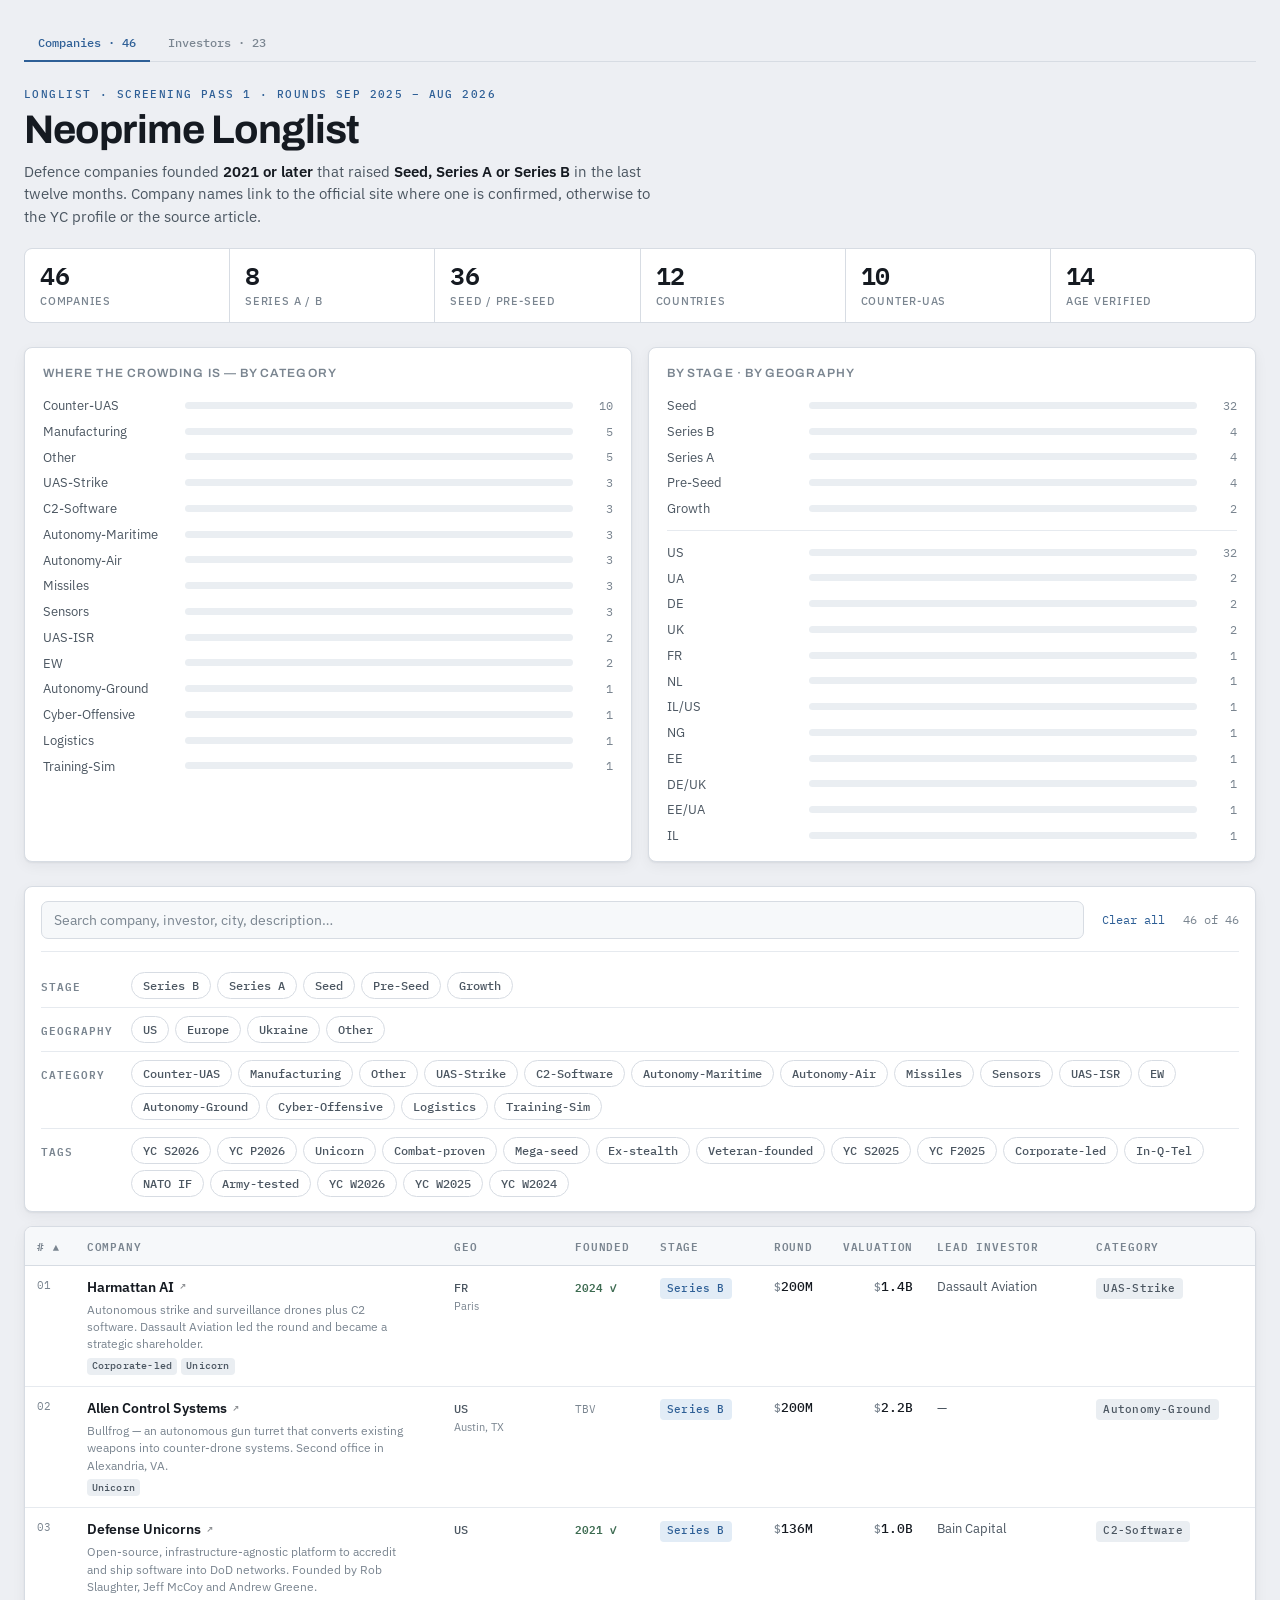
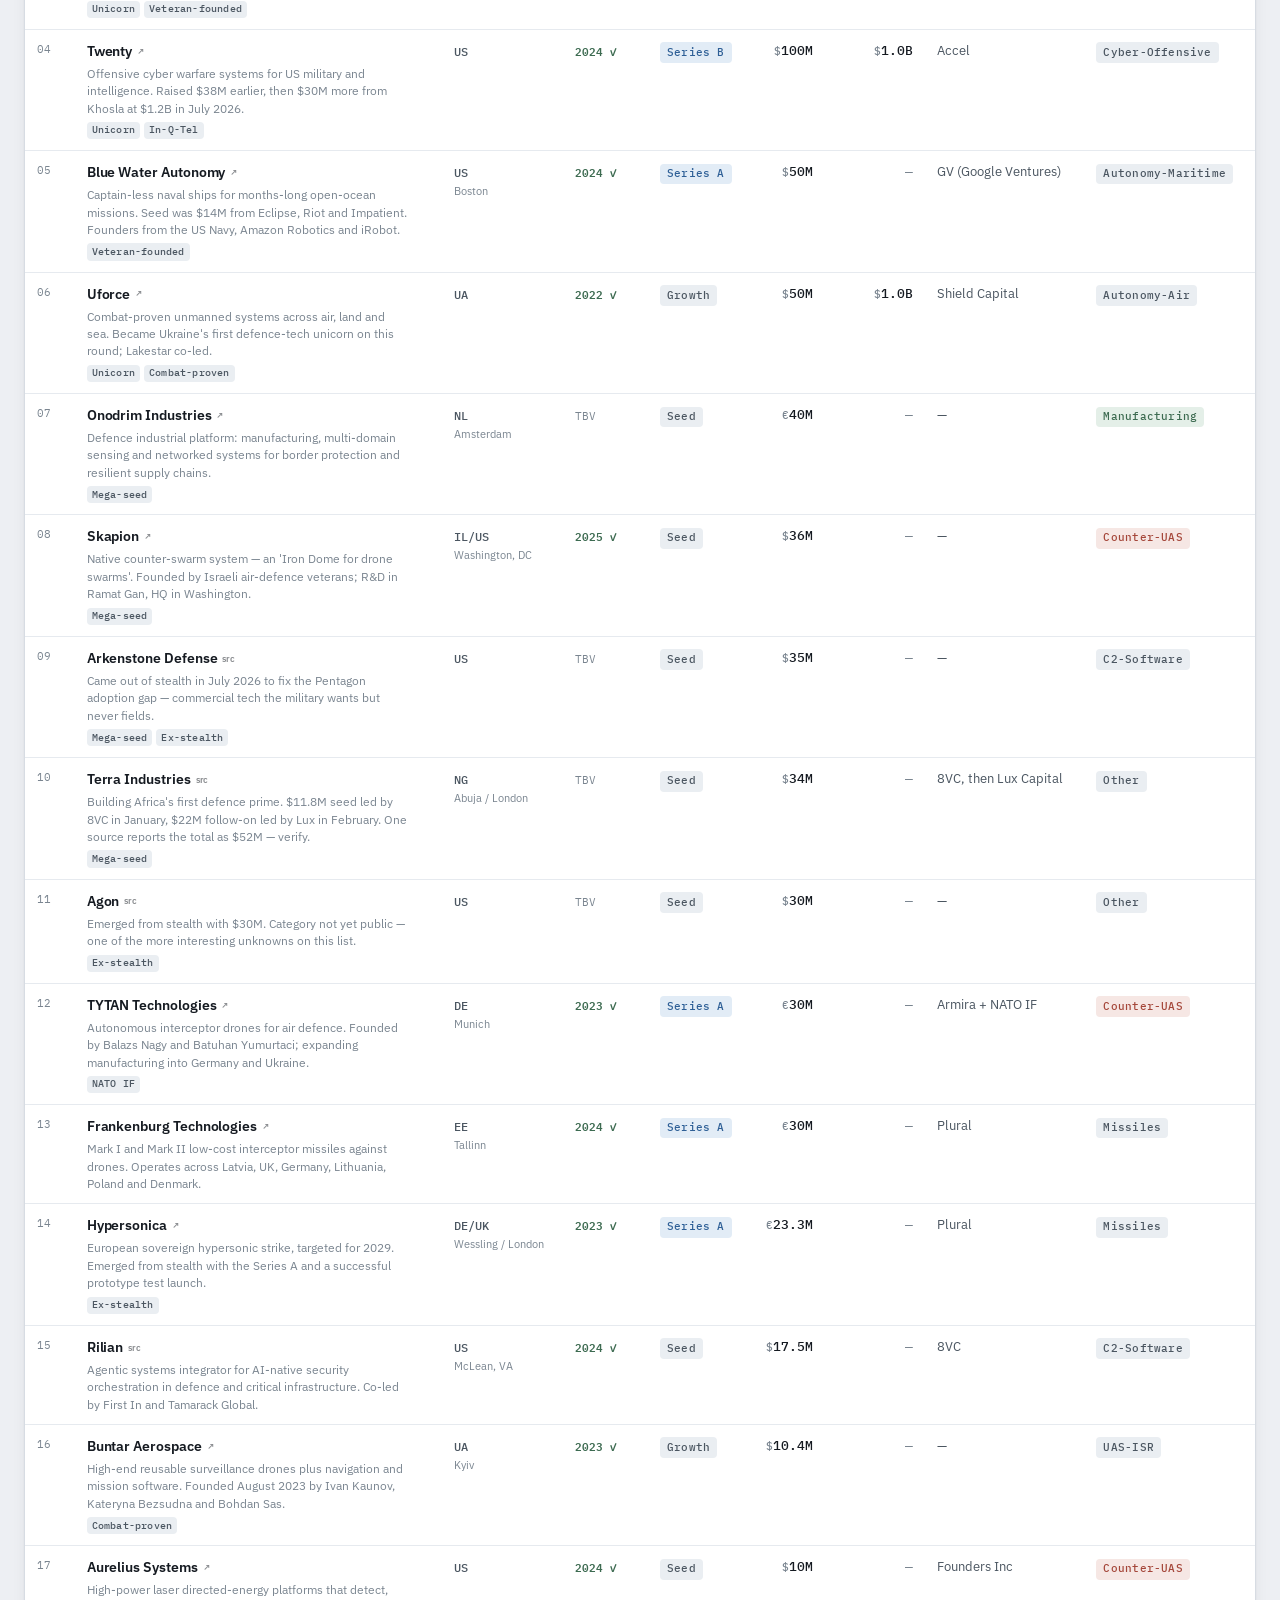
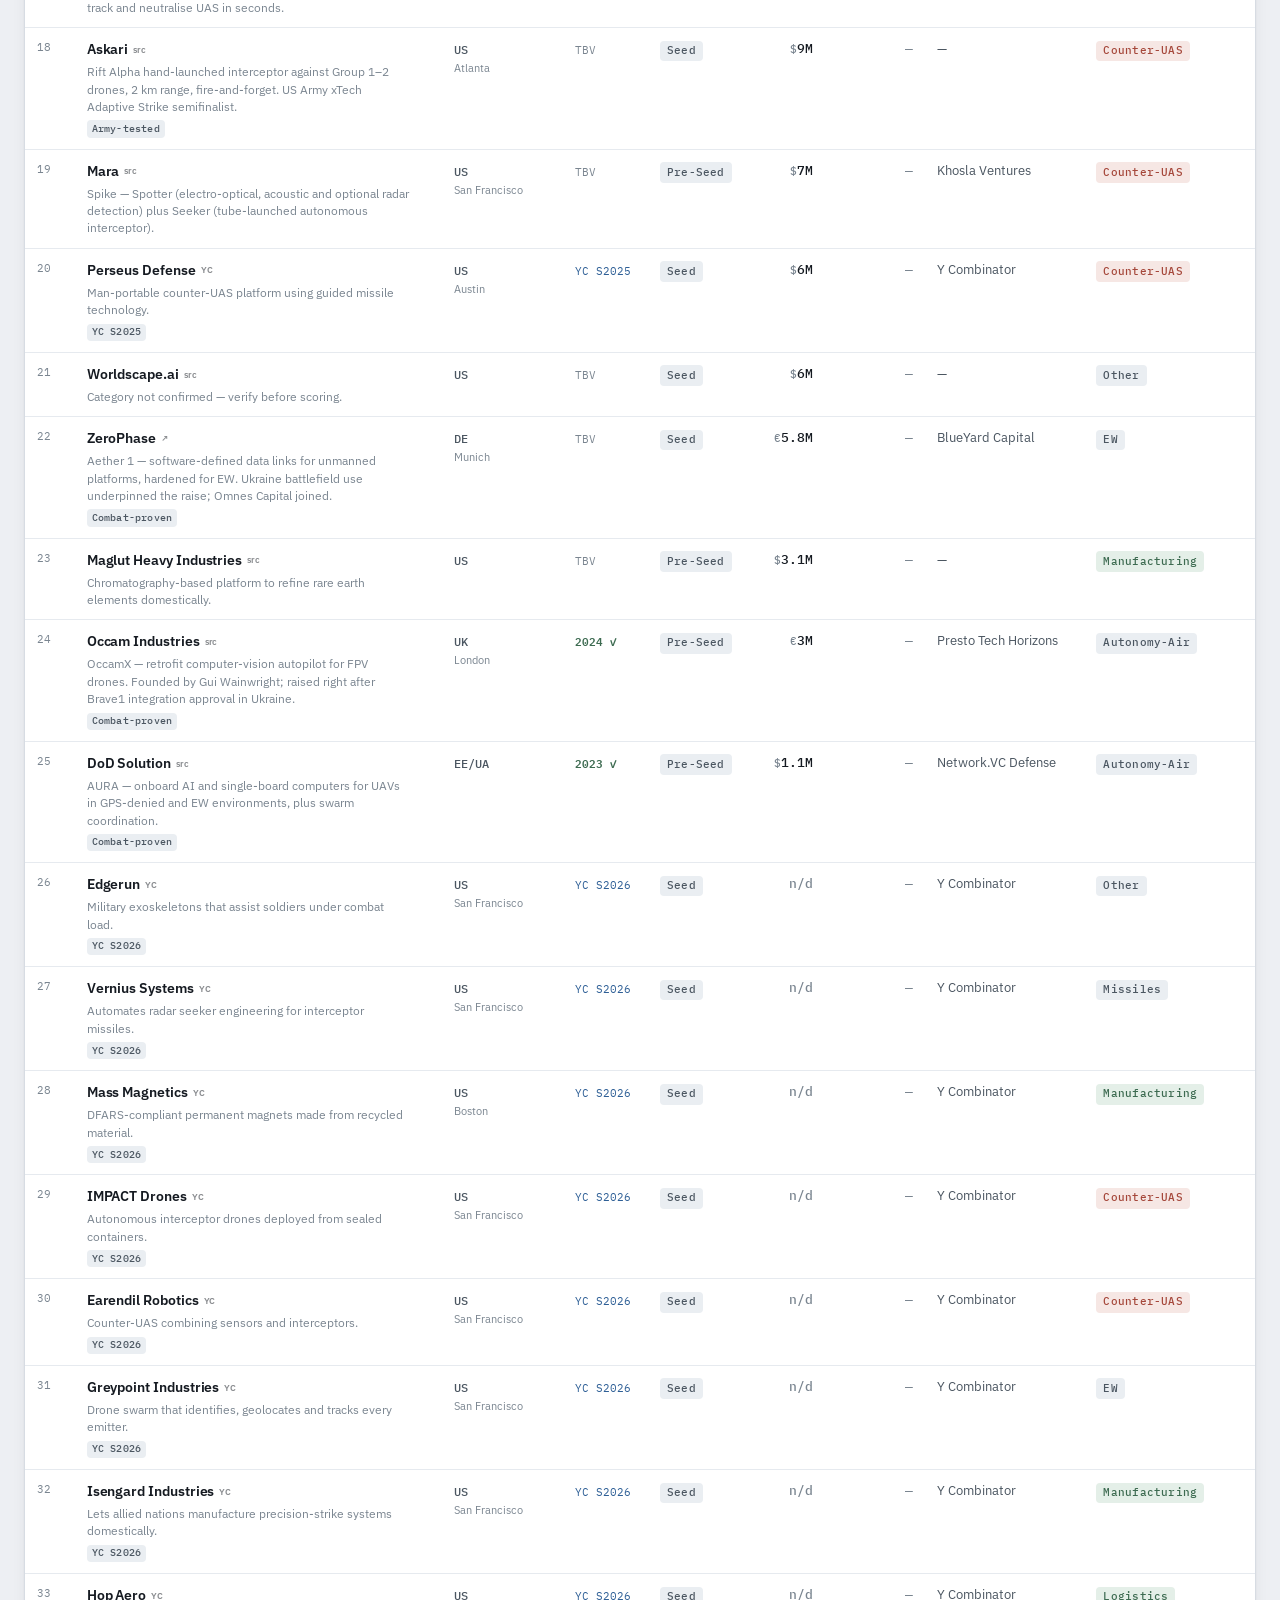
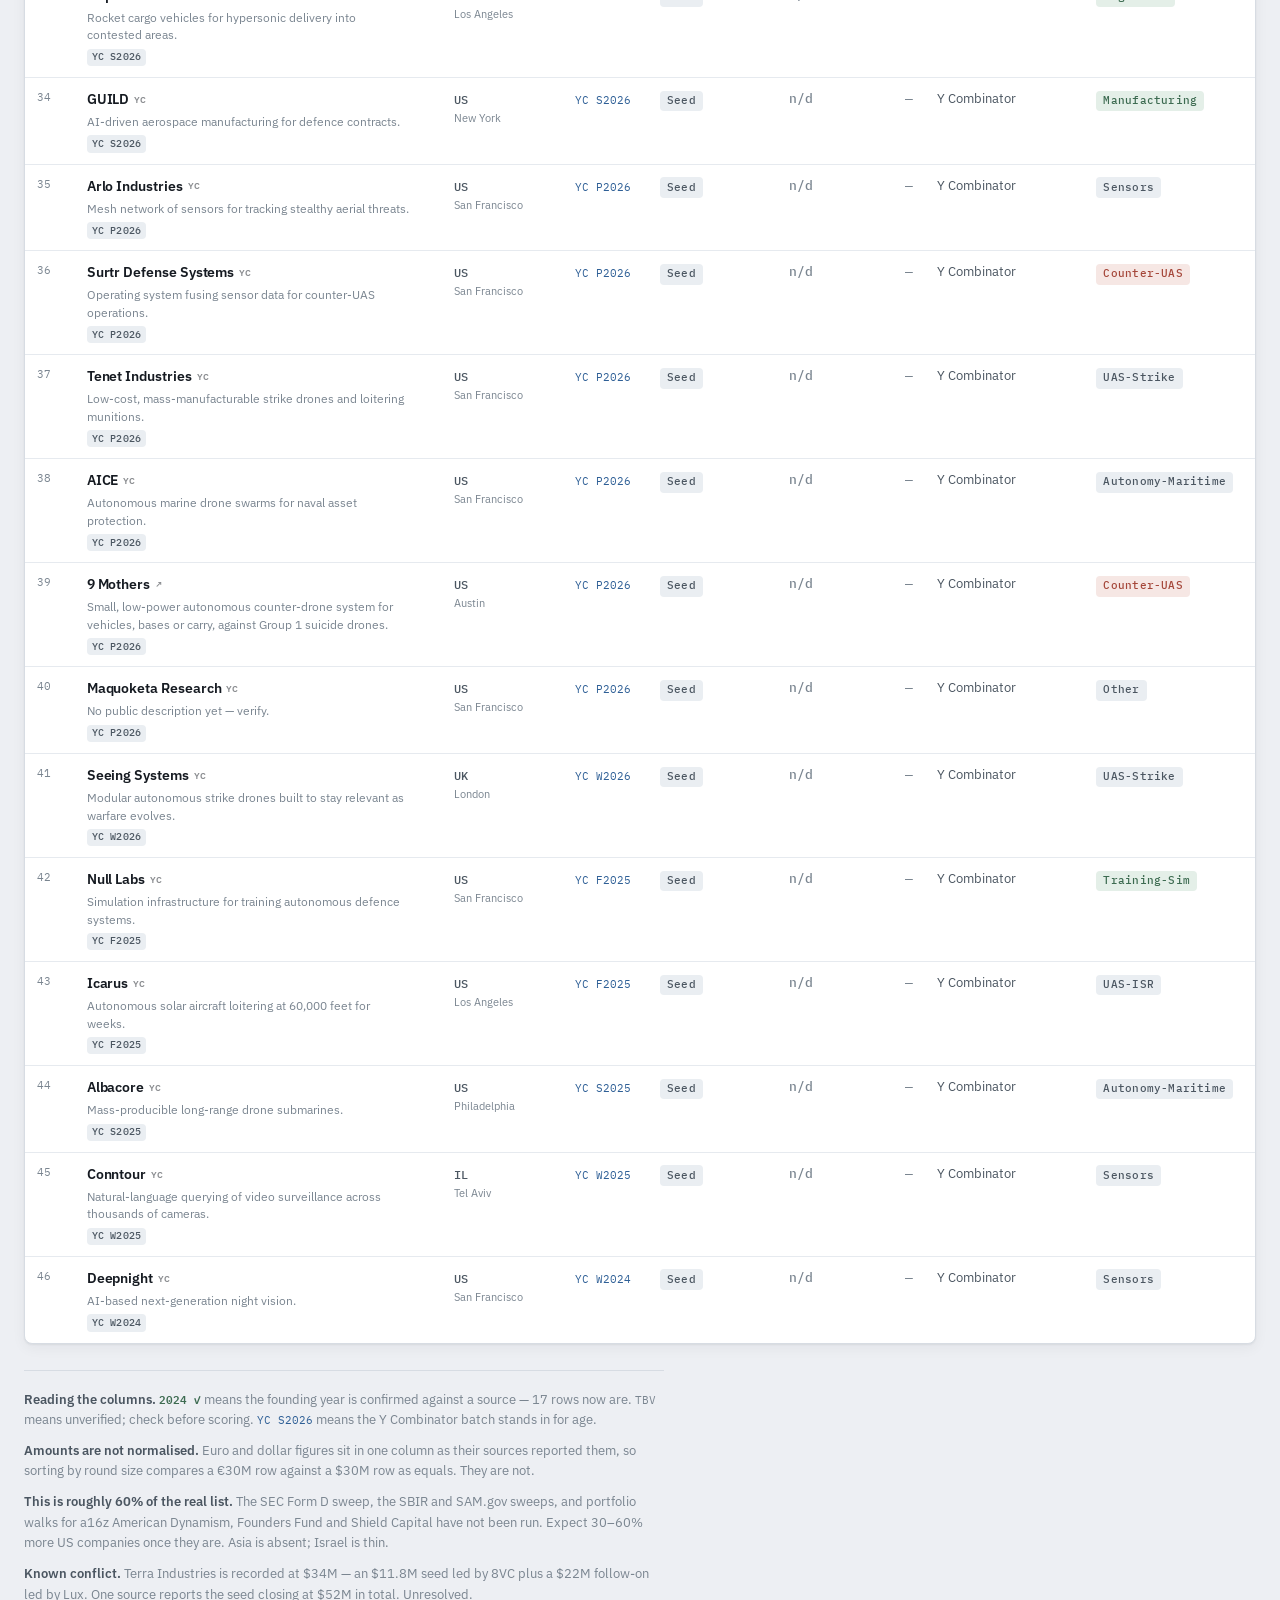
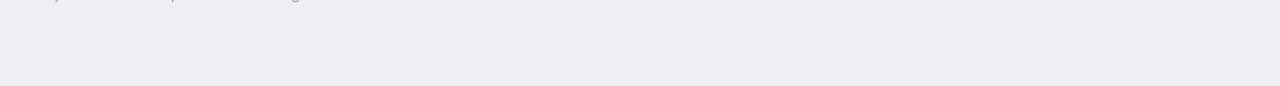
<file: index.html>
<!doctype html>
<html lang="en"><head>
<meta charset="utf-8"><meta name="viewport" content="width=device-width,initial-scale=1">
<title>Neoprime Longlist</title>
<link rel="icon" href="data:image/svg+xml,%3Csvg xmlns=%27http://www.w3.org/2000/svg%27 viewBox=%270 0 32 32%27%3E%3Crect width=%2732%27 height=%2732%27 rx=%276%27 fill=%27%232E5F96%27/%3E%3Cpath d=%27M16 7 L25 25 L16 20 L7 25 Z%27 fill=%27%23fff%27/%3E%3C/svg%3E">
<link rel="preconnect" href="https://fonts.googleapis.com">
<link rel="preconnect" href="https://fonts.gstatic.com" crossorigin>
<link rel="stylesheet" href="https://fonts.googleapis.com/css2?family=Archivo:wght@500;600;700&family=IBM+Plex+Mono:wght@400;500;600&family=IBM+Plex+Sans:wght@400;500;600&display=swap">
<link rel="stylesheet" href="shared.css">
<style>
.panels{display:grid;grid-template-columns:1fr 1fr;gap:16px;margin:24px 0}
@media(max-width:820px){.panels{grid-template-columns:1fr}}
.filterbar{background:var(--surface);border:1px solid var(--line);border-radius:8px;
  padding:14px 16px;margin:22px 0 14px;box-shadow:var(--shadow)}
.fgroup{display:flex;align-items:flex-start;gap:12px;padding:8px 0;
  border-bottom:1px solid var(--line-2)}
.fgroup:last-of-type{border-bottom:none;padding-bottom:0}
.fgroup:first-of-type{padding-top:0}
.flabel{font-family:"IBM Plex Mono",monospace;font-size:10.5px;font-weight:600;
  text-transform:uppercase;letter-spacing:.09em;color:var(--ink-3);
  width:78px;flex-shrink:0;padding-top:6px}
.fchips{display:flex;flex-wrap:wrap;gap:6px;flex:1}
.chip{font-family:"IBM Plex Mono",monospace;font-size:11.5px;font-weight:500;
  padding:5px 11px;border:1px solid var(--line);border-radius:20px;
  background:var(--surface);color:var(--ink-2);cursor:pointer;
  transition:background .12s,border-color .12s,color .12s}
.chip:hover{border-color:var(--accent-line);color:var(--ink)}
.chip[aria-pressed="true"]{background:var(--accent-soft);border-color:var(--accent-line);color:var(--accent)}
.chip:focus-visible{outline:2px solid var(--accent);outline-offset:2px}
.searchrow{display:flex;gap:10px;align-items:center;margin-bottom:12px;
  padding-bottom:12px;border-bottom:1px solid var(--line-2)}
.searchrow input{flex:1;padding:9px 12px;border:1px solid var(--line);border-radius:7px;
  background:var(--surface-2);color:var(--ink);font-family:inherit;font-size:13.5px}
.searchrow input:focus{outline:2px solid var(--accent);outline-offset:-1px;border-color:transparent}
.searchrow input::placeholder{color:var(--ink-3)}
.count{font-family:"IBM Plex Mono",monospace;font-size:12px;color:var(--ink-3);
  font-variant-numeric:tabular-nums;white-space:nowrap}
.reset{font-family:"IBM Plex Mono",monospace;font-size:11.5px;background:none;
  border:none;color:var(--accent);cursor:pointer;padding:4px 8px;border-radius:5px}
.reset:hover{background:var(--accent-soft)}
table{min-width:1080px}
.idx{font-family:"IBM Plex Mono",monospace;font-size:11px;color:var(--ink-3);
  font-variant-numeric:tabular-nums}
.co{font-weight:600;font-size:14px;letter-spacing:-.005em;color:var(--ink);
  text-decoration:none;display:inline-flex;align-items:center;gap:5px}
.co:hover{color:var(--accent);text-decoration:underline;text-underline-offset:2px}
.co:focus-visible{outline:2px solid var(--accent);outline-offset:2px;border-radius:3px}
.ext{font-size:9px;opacity:.5;flex-shrink:0}
.desc{color:var(--ink-3);font-size:12px;line-height:1.45;margin-top:3px;max-width:46ch}
.rowtags{display:flex;flex-wrap:wrap;gap:4px;margin-top:5px}
.geo{font-family:"IBM Plex Mono",monospace;font-size:11.5px;font-weight:500;color:var(--ink-2)}
.city{color:var(--ink-3);font-size:11px;display:block;font-family:"IBM Plex Sans",sans-serif}
.amt{font-family:"IBM Plex Mono",monospace;font-size:13px;font-weight:500;
  text-align:right;font-variant-numeric:tabular-nums;white-space:nowrap}
.amt .cur{color:var(--ink-3);font-size:11px}
.dash{color:var(--ink-3)}
.lead{font-size:12.5px;color:var(--ink-2);max-width:20ch}
.ver{font-family:"IBM Plex Mono",monospace;font-size:10.5px;white-space:nowrap}
.ver.y{color:var(--cool);font-weight:600} .ver.t{color:var(--ink-3)} .ver.yc{color:var(--accent)}
.empty{padding:40px;text-align:center;color:var(--ink-3);font-size:13px}
.tag.mini{font-size:9.5px;padding:1.5px 5px}
</style></head><body>
<div class="wrap">
<nav>
  <a href="index.html" aria-current="page">Companies · 46</a>
  <a href="investors.html">Investors · 23</a>
</nav>
<header>
  <div class="eyebrow">Longlist · Screening pass 1 · Rounds Sep 2025 – Aug 2026</div>
  <h1>Neoprime Longlist</h1>
  <p class="sub">Defence companies founded <b>2021 or later</b> that raised <b>Seed, Series&nbsp;A or Series&nbsp;B</b> in the last twelve months. Company names link to the official site where one is confirmed, otherwise to the YC profile or the source article.</p>
  <div class="stats" id="stats"></div>
</header>

<div class="panels">
  <div class="panel"><h2>Where the crowding is — by category</h2><div id="catbars"></div></div>
  <div class="panel"><h2>By stage · by geography</h2><div id="stagebars"></div></div>
</div>

<div class="filterbar">
  <div class="searchrow">
    <input type="search" id="q" placeholder="Search company, investor, city, description…" aria-label="Search companies">
    <button class="reset" id="reset" type="button">Clear all</button>
    <span class="count" id="count"></span>
  </div>
  <div class="fgroup"><span class="flabel">Stage</span><div class="fchips" id="f-stage"></div></div>
  <div class="fgroup"><span class="flabel">Geography</span><div class="fchips" id="f-geo"></div></div>
  <div class="fgroup"><span class="flabel">Category</span><div class="fchips" id="f-cat"></div></div>
  <div class="fgroup"><span class="flabel">Tags</span><div class="fchips" id="f-tag"></div></div>
</div>

<div class="tablebox">
  <table><thead><tr>
    <th class="s" data-k="id">#</th>
    <th class="s" data-k="name">Company</th>
    <th class="s" data-k="country">Geo</th>
    <th class="s" data-k="founded">Founded</th>
    <th class="s" data-k="stage">Stage</th>
    <th class="s num" data-k="amount">Round</th>
    <th class="s num" data-k="val">Valuation</th>
    <th class="s" data-k="lead">Lead investor</th>
    <th class="s" data-k="cat">Category</th>
  </tr></thead><tbody id="tb"></tbody></table>
</div>
<div class="empty" id="empty" hidden>No companies match those filters.</div>

<footer>
  <p><b>Reading the columns.</b> <span class="ver y">2024&nbsp;✓</span> means the founding year is confirmed against a source — 17 rows now are. <span class="ver t">TBV</span> means unverified; check before scoring. <span class="ver yc">YC&nbsp;S2026</span> means the Y&nbsp;Combinator batch stands in for age.</p>
  <p><b>Amounts are not normalised.</b> Euro and dollar figures sit in one column as their sources reported them, so sorting by round size compares a €30M row against a $30M row as equals. They are not.</p>
  <p><b>This is roughly 60% of the real list.</b> The SEC Form D sweep, the SBIR and SAM.gov sweeps, and portfolio walks for a16z American Dynamism, Founders Fund and Shield Capital have not been run. Expect 30–60% more US companies once they are. Asia is absent; Israel is thin.</p>
  <p><b>Known conflict.</b> Terra Industries is recorded at $34M — an $11.8M seed led by 8VC plus a $22M follow-on led by Lux. One source reports the seed closing at $52M in total. Unresolved.</p>
</footer>
</div>
<script src="data.js"></script>
<script src="app.js"></script>
</body></html>
</file>
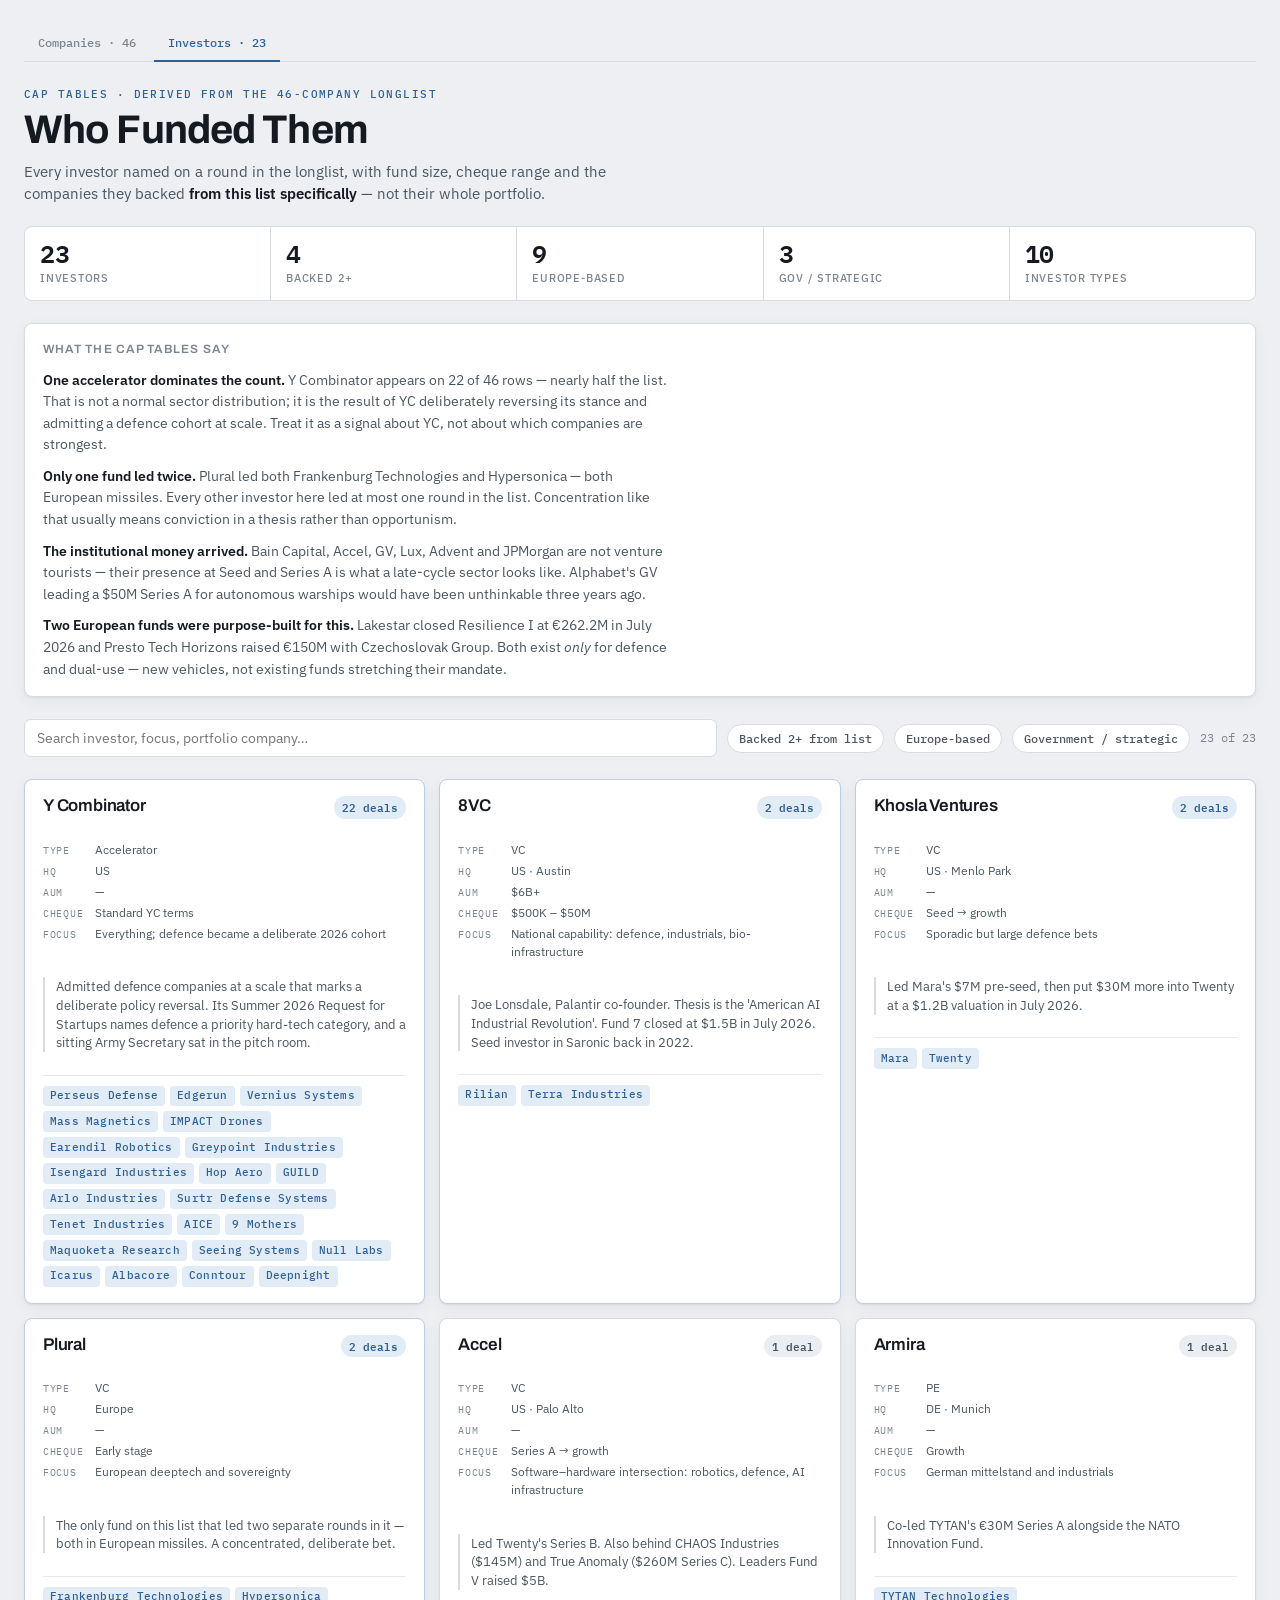
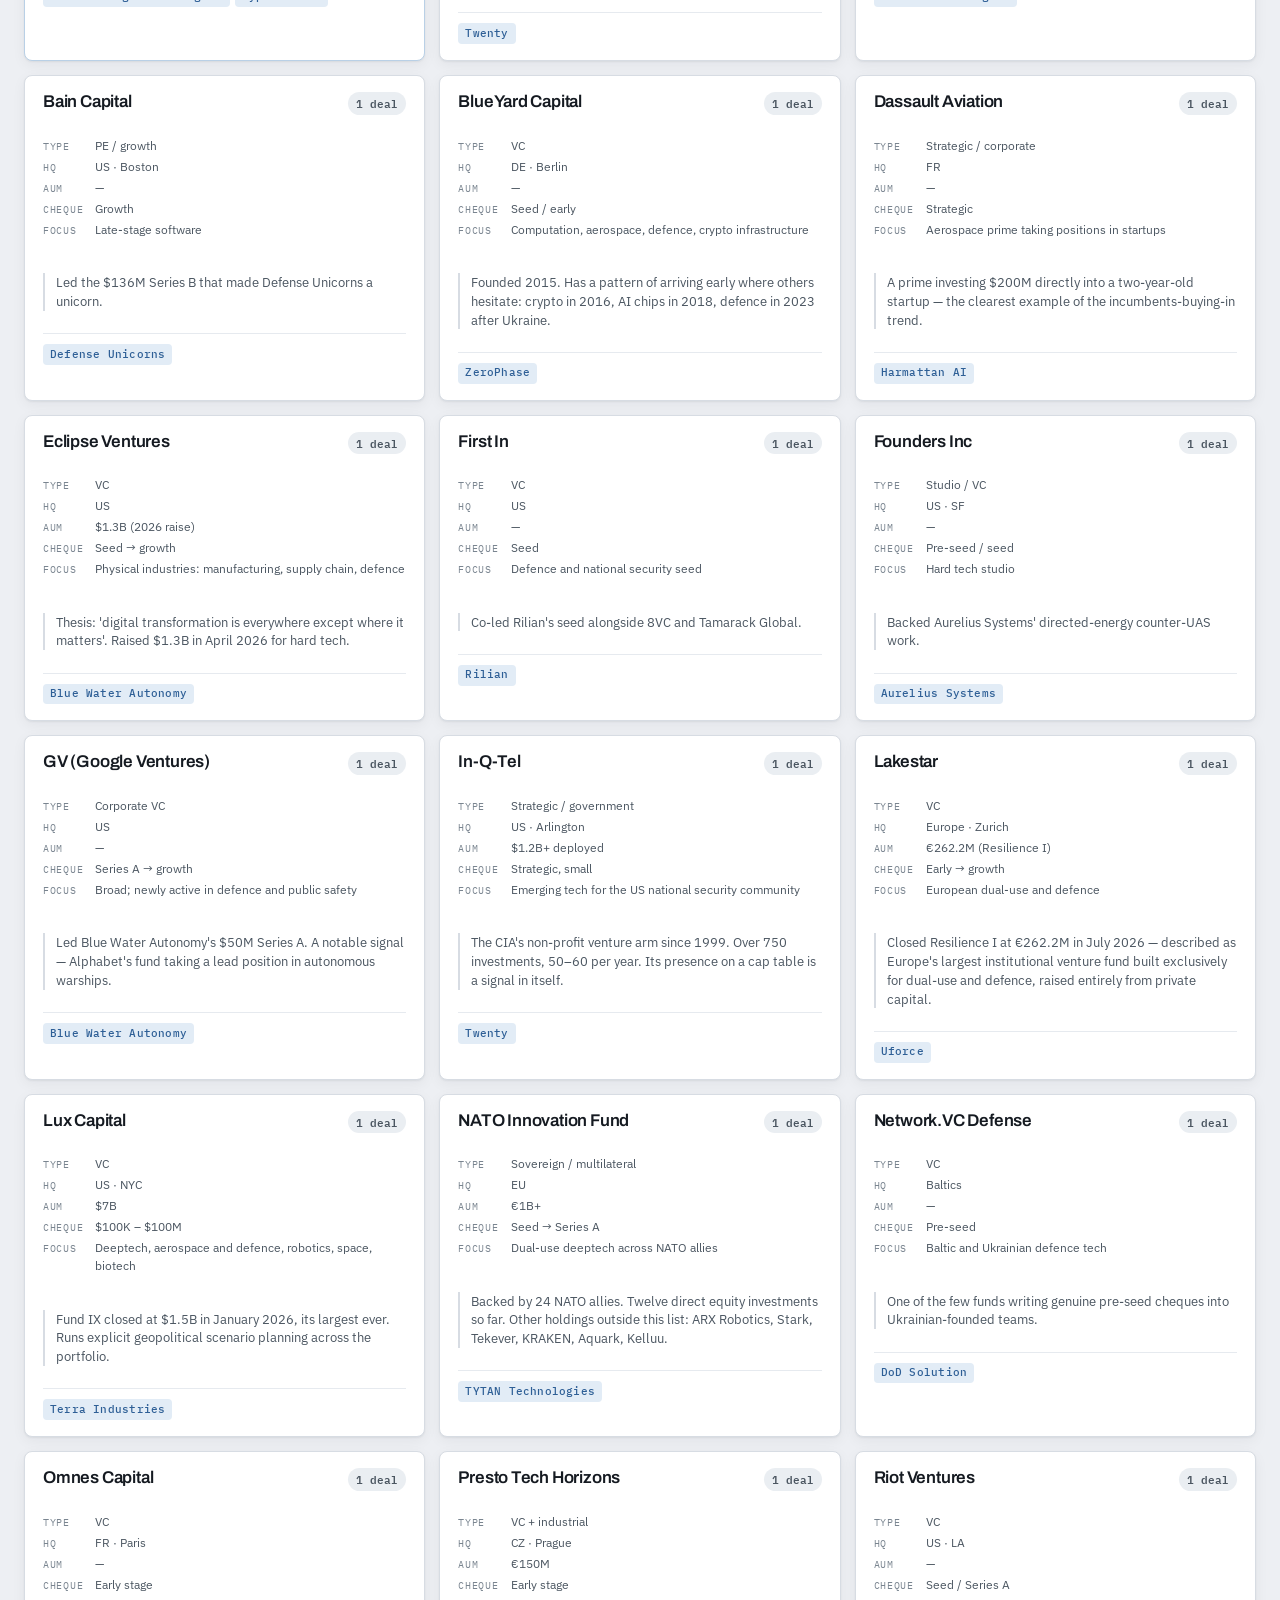
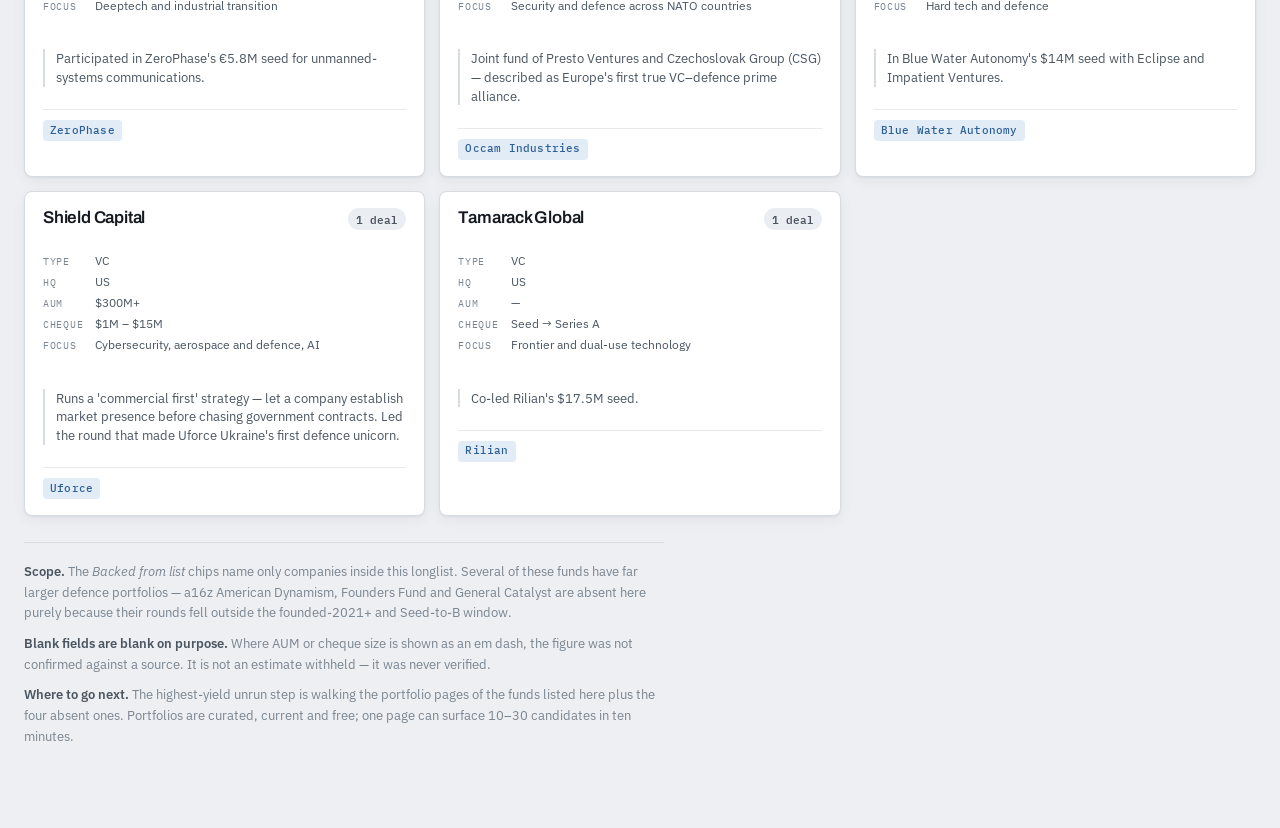
<file: investors.html>
<!doctype html>
<html lang="en"><head>
<meta charset="utf-8"><meta name="viewport" content="width=device-width,initial-scale=1">
<title>Who Funded Them</title>
<link rel="icon" href="data:image/svg+xml,%3Csvg xmlns=%27http://www.w3.org/2000/svg%27 viewBox=%270 0 32 32%27%3E%3Crect width=%2732%27 height=%2732%27 rx=%276%27 fill=%27%232E5F96%27/%3E%3Cpath d=%27M16 7 L25 25 L16 20 L7 25 Z%27 fill=%27%23fff%27/%3E%3C/svg%3E">
<link rel="preconnect" href="https://fonts.googleapis.com">
<link rel="preconnect" href="https://fonts.gstatic.com" crossorigin>
<link rel="stylesheet" href="https://fonts.googleapis.com/css2?family=Archivo:wght@500;600;700&family=IBM+Plex+Mono:wght@400;500;600&family=IBM+Plex+Sans:wght@400;500;600&display=swap">
<link rel="stylesheet" href="shared.css">
<style>
.cards{display:grid;grid-template-columns:repeat(auto-fill,minmax(340px,1fr));gap:14px;margin-top:22px}
.card{background:var(--surface);border:1px solid var(--line);border-radius:8px;
  padding:16px 18px;box-shadow:var(--shadow);display:flex;flex-direction:column;gap:10px}
.card.multi{border-color:var(--accent-line)}
.chead{display:flex;align-items:flex-start;justify-content:space-between;gap:10px}
.cname{font-family:Archivo,sans-serif;font-size:17px;font-weight:600;letter-spacing:-.012em;
  color:var(--ink);text-decoration:none;line-height:1.2}
.cname:hover{color:var(--accent);text-decoration:underline;text-underline-offset:2px}
.cname:focus-visible{outline:2px solid var(--accent);outline-offset:2px;border-radius:3px}
.dealcount{font-family:"IBM Plex Mono",monospace;font-size:11px;font-weight:600;
  padding:3px 8px;border-radius:20px;background:var(--surface-3);color:var(--ink-2);
  white-space:nowrap;flex-shrink:0}
.dealcount.hi{background:var(--accent-soft);color:var(--accent)}
.meta{display:grid;grid-template-columns:auto 1fr;gap:3px 12px;font-size:12px}
.meta dt{font-family:"IBM Plex Mono",monospace;font-size:10px;text-transform:uppercase;
  letter-spacing:.07em;color:var(--ink-3);padding-top:2px}
.meta dd{margin:0;color:var(--ink-2)}
.note{font-size:12.5px;color:var(--ink-2);line-height:1.5;border-left:2px solid var(--line);
  padding-left:11px}
.deals{display:flex;flex-wrap:wrap;gap:5px;padding-top:10px;border-top:1px solid var(--line-2)}
.deals .tag{cursor:default}
.controls{display:flex;gap:10px;align-items:center;margin:22px 0 0;flex-wrap:wrap}
.controls input{flex:1;min-width:220px;padding:9px 12px;border:1px solid var(--line);
  border-radius:7px;background:var(--surface);color:var(--ink);font-family:inherit;font-size:13.5px}
.controls input:focus{outline:2px solid var(--accent);outline-offset:-1px;border-color:transparent}
.chip{font-family:"IBM Plex Mono",monospace;font-size:11.5px;font-weight:500;
  padding:6px 11px;border:1px solid var(--line);border-radius:20px;background:var(--surface);
  color:var(--ink-2);cursor:pointer}
.chip:hover{border-color:var(--accent-line);color:var(--ink)}
.chip[aria-pressed="true"]{background:var(--accent-soft);border-color:var(--accent-line);color:var(--accent)}
.chip:focus-visible{outline:2px solid var(--accent);outline-offset:2px}
.count{font-family:"IBM Plex Mono",monospace;font-size:12px;color:var(--ink-3);
  font-variant-numeric:tabular-nums}
.lead-in{background:var(--surface);border:1px solid var(--line);border-radius:8px;
  padding:16px 18px;margin-top:22px;box-shadow:var(--shadow)}
.lead-in h2{font-family:Archivo,sans-serif;font-size:12px;font-weight:600;margin:0 0 12px;
  text-transform:uppercase;letter-spacing:.09em;color:var(--ink-3)}
.lead-in p{margin:0 0 10px;font-size:13.5px;color:var(--ink-2);line-height:1.6;max-width:78ch}
.lead-in p:last-child{margin-bottom:0}
.lead-in b{color:var(--ink);font-weight:600}
</style></head><body>
<div class="wrap">
<nav>
  <a href="index.html">Companies · 46</a>
  <a href="investors.html" aria-current="page">Investors · 23</a>
</nav>
<header>
  <div class="eyebrow">Cap tables · Derived from the 46-company longlist</div>
  <h1>Who Funded Them</h1>
  <p class="sub">Every investor named on a round in the longlist, with fund size, cheque range and the companies they backed <b>from this list specifically</b> — not their whole portfolio.</p>
  <div class="stats" id="stats"></div>
</header>

<div class="lead-in">
  <h2>What the cap tables say</h2>
  <p><b>One accelerator dominates the count.</b> Y&nbsp;Combinator appears on 22 of 46 rows — nearly half the list. That is not a normal sector distribution; it is the result of YC deliberately reversing its stance and admitting a defence cohort at scale. Treat it as a signal about YC, not about which companies are strongest.</p>
  <p><b>Only one fund led twice.</b> Plural led both Frankenburg Technologies and Hypersonica — both European missiles. Every other investor here led at most one round in the list. Concentration like that usually means conviction in a thesis rather than opportunism.</p>
  <p><b>The institutional money arrived.</b> Bain Capital, Accel, GV, Lux, Advent and JPMorgan are not venture tourists — their presence at Seed and Series A is what a late-cycle sector looks like. Alphabet's GV leading a $50M Series A for autonomous warships would have been unthinkable three years ago.</p>
  <p><b>Two European funds were purpose-built for this.</b> Lakestar closed Resilience I at €262.2M in July 2026 and Presto Tech Horizons raised €150M with Czechoslovak Group. Both exist <i>only</i> for defence and dual-use — new vehicles, not existing funds stretching their mandate.</p>
</div>

<div class="controls">
  <input type="search" id="q" placeholder="Search investor, focus, portfolio company…" aria-label="Search investors">
  <button class="chip" id="f-multi" type="button" aria-pressed="false">Backed 2+ from list</button>
  <button class="chip" id="f-eu" type="button" aria-pressed="false">Europe-based</button>
  <button class="chip" id="f-gov" type="button" aria-pressed="false">Government / strategic</button>
  <span class="count" id="count"></span>
</div>

<div class="cards" id="cards"></div>

<footer>
  <p><b>Scope.</b> The <i>Backed from list</i> chips name only companies inside this longlist. Several of these funds have far larger defence portfolios — a16z American Dynamism, Founders Fund and General Catalyst are absent here purely because their rounds fell outside the founded-2021+ and Seed-to-B window.</p>
  <p><b>Blank fields are blank on purpose.</b> Where AUM or cheque size is shown as an em dash, the figure was not confirmed against a source. It is not an estimate withheld — it was never verified.</p>
  <p><b>Where to go next.</b> The highest-yield unrun step is walking the portfolio pages of the funds listed here plus the four absent ones. Portfolios are curated, current and free; one page can surface 10–30 candidates in ten minutes.</p>
</footer>
</div>
<script src="data.js"></script>
<script>
const EU_HQ=["EU","DE · Berlin","DE · Munich","CZ · Prague","FR · Paris","FR","Europe","Europe · Zurich","Baltics"];
const GOV=["Sovereign / multilateral","Strategic / government","Strategic / corporate"];
const filters={multi:false,eu:false,gov:false};

document.getElementById("stats").innerHTML=[
 {k:INVESTORS.length,l:"Investors"},
 {k:INVESTORS.filter(i=>i.deals.length>1).length,l:"Backed 2+"},
 {k:INVESTORS.filter(i=>EU_HQ.includes(i.hq)).length,l:"Europe-based"},
 {k:INVESTORS.filter(i=>GOV.includes(i.type)).length,l:"Gov / strategic"},
 {k:new Set(INVESTORS.map(i=>i.type)).size,l:"Investor types"}
].map(s=>`<div class="stat"><div class="k">${s.k}</div><div class="l">${s.l}</div></div>`).join("");

function bind(id,key){
  const el=document.getElementById(id);
  el.onclick=()=>{filters[key]=!filters[key];el.setAttribute("aria-pressed",String(filters[key]));render()};
}
bind("f-multi","multi");bind("f-eu","eu");bind("f-gov","gov");

function render(){
  const q=document.getElementById("q").value.trim().toLowerCase();
  const rows=INVESTORS.filter(i=>{
    if(filters.multi&&i.deals.length<2)return false;
    if(filters.eu&&!EU_HQ.includes(i.hq))return false;
    if(filters.gov&&!GOV.includes(i.type))return false;
    if(q&&!(i.name+" "+i.focus+" "+i.note+" "+i.deals.join(" ")+" "+i.type).toLowerCase().includes(q))return false;
    return true;
  }).sort((a,b)=>b.deals.length-a.deals.length||a.name.localeCompare(b.name));
  document.getElementById("count").textContent=`${rows.length} of ${INVESTORS.length}`;
  document.getElementById("cards").innerHTML=rows.map(i=>`
    <article class="card${i.deals.length>1?" multi":""}">
      <div class="chead">
        <a class="cname" href="${i.link}" target="_blank" rel="noopener noreferrer">${i.name}</a>
        <span class="dealcount${i.deals.length>1?" hi":""}">${i.deals.length} deal${i.deals.length>1?"s":""}</span>
      </div>
      <dl class="meta">
        <dt>Type</dt><dd>${i.type}</dd>
        <dt>HQ</dt><dd>${i.hq}</dd>
        <dt>AUM</dt><dd>${i.aum}</dd>
        <dt>Cheque</dt><dd>${i.check}</dd>
        <dt>Focus</dt><dd>${i.focus}</dd>
      </dl>
      <p class="note">${i.note}</p>
      <div class="deals">${i.deals.map(d=>`<span class="tag b">${d}</span>`).join("")}</div>
    </article>`).join("");
}
document.getElementById("q").addEventListener("input",render);
render();
</script>
</body></html>
</file>
<file: shared.css>
:root{
  --ground:#EDEFF3; --surface:#FFFFFF; --surface-2:#F6F8FA; --surface-3:#EAEEF2;
  --ink:#151A21; --ink-2:#4B5661; --ink-3:#7A8590;
  --line:#D7DCE3; --line-2:#E6EAEF;
  --accent:#2E5F96; --accent-soft:#E2ECF6; --accent-line:#B9D0E6;
  --hot:#A5473A; --hot-soft:#F6E7E4;
  --cool:#3D6B51; --cool-soft:#E4EFE8;
  --warn:#8A6420; --warn-soft:#F6EEDD;
  --shadow:0 1px 2px rgba(21,26,33,.06),0 4px 14px rgba(21,26,33,.05);
}
@media (prefers-color-scheme:dark){
  :root:not([data-theme="light"]){
    --ground:#0E1217; --surface:#161B22; --surface-2:#1A2029; --surface-3:#222A34;
    --ink:#E3E8ED; --ink-2:#9EA9B4; --ink-3:#6C7783;
    --line:#29313B; --line-2:#212832;
    --accent:#6FA3D8; --accent-soft:#182735; --accent-line:#2C4A5F;
    --hot:#D9887A; --hot-soft:#2C1E1C;
    --cool:#7FB08F; --cool-soft:#1B2620;
    --warn:#C9A45C; --warn-soft:#2A2418;
    --shadow:0 1px 2px rgba(0,0,0,.4),0 4px 14px rgba(0,0,0,.3);
  }
}
:root[data-theme="dark"]{
  --ground:#0E1217; --surface:#161B22; --surface-2:#1A2029; --surface-3:#222A34;
  --ink:#E3E8ED; --ink-2:#9EA9B4; --ink-3:#6C7783;
  --line:#29313B; --line-2:#212832;
  --accent:#6FA3D8; --accent-soft:#182735; --accent-line:#2C4A5F;
  --hot:#D9887A; --hot-soft:#2C1E1C;
  --cool:#7FB08F; --cool-soft:#1B2620;
  --warn:#C9A45C; --warn-soft:#2A2418;
  --shadow:0 1px 2px rgba(0,0,0,.4),0 4px 14px rgba(0,0,0,.3);
}
*{box-sizing:border-box}
body{margin:0;background:var(--ground);color:var(--ink);
  font-family:"IBM Plex Sans",-apple-system,BlinkMacSystemFont,"Segoe UI",sans-serif;
  font-size:14px;line-height:1.5;-webkit-font-smoothing:antialiased}
.wrap{max-width:1440px;margin:0 auto;padding:26px 24px 72px}
nav{display:flex;gap:4px;margin-bottom:24px;border-bottom:1px solid var(--line);padding-bottom:0}
nav a{font-family:"IBM Plex Mono",monospace;font-size:12px;font-weight:500;
  padding:8px 14px;color:var(--ink-3);text-decoration:none;border-bottom:2px solid transparent;
  margin-bottom:-1px;transition:color .12s,border-color .12s}
nav a:hover{color:var(--ink)}
nav a[aria-current="page"]{color:var(--accent);border-bottom-color:var(--accent)}
nav a:focus-visible{outline:2px solid var(--accent);outline-offset:-2px;border-radius:3px}
.eyebrow{font-family:"IBM Plex Mono",monospace;font-size:11px;font-weight:500;
  letter-spacing:.13em;text-transform:uppercase;color:var(--accent)}
h1{font-family:Archivo,-apple-system,sans-serif;font-size:clamp(27px,4.2vw,40px);
  font-weight:700;letter-spacing:-.022em;margin:6px 0 0;line-height:1.05;text-wrap:balance}
.sub{color:var(--ink-2);max-width:70ch;margin:10px 0 0;font-size:15px}
.sub b{color:var(--ink);font-weight:600}
.stats{display:grid;grid-template-columns:repeat(auto-fit,minmax(122px,1fr));gap:1px;
  background:var(--line);border:1px solid var(--line);border-radius:8px;overflow:hidden;margin-top:20px}
.stat{background:var(--surface);padding:13px 15px}
.stat .k{font-family:"IBM Plex Mono",monospace;font-size:25px;font-weight:600;
  letter-spacing:-.02em;font-variant-numeric:tabular-nums;line-height:1.1}
.stat .l{font-size:11px;color:var(--ink-3);text-transform:uppercase;
  letter-spacing:.07em;margin-top:3px;font-weight:500}
.panel{background:var(--surface);border:1px solid var(--line);border-radius:8px;
  padding:16px 18px;box-shadow:var(--shadow)}
.panel h2{font-family:Archivo,sans-serif;font-size:12px;font-weight:600;margin:0 0 14px;
  text-transform:uppercase;letter-spacing:.09em;color:var(--ink-3)}
.bar-row{display:grid;grid-template-columns:132px 1fr 30px;align-items:center;
  gap:10px;margin-bottom:7px;font-size:12.5px}
.bar-row:last-child{margin-bottom:0}
.bar-row .nm{color:var(--ink-2);white-space:nowrap;overflow:hidden;text-overflow:ellipsis}
.bar-track{height:7px;background:var(--surface-3);border-radius:4px;overflow:hidden}
.bar-fill{height:100%;background:var(--accent);border-radius:4px}
.bar-fill.hot{background:var(--hot)} .bar-fill.cool{background:var(--cool)}
.bar-row .n{font-family:"IBM Plex Mono",monospace;font-size:11.5px;color:var(--ink-3);
  text-align:right;font-variant-numeric:tabular-nums}
.tablebox{background:var(--surface);border:1px solid var(--line);border-radius:8px;
  overflow-x:auto;box-shadow:var(--shadow)}
table{width:100%;border-collapse:collapse}
thead th{position:sticky;top:0;z-index:2;background:var(--surface-2);
  font-family:"IBM Plex Mono",monospace;font-size:10.5px;font-weight:600;
  text-transform:uppercase;letter-spacing:.08em;color:var(--ink-3);
  text-align:left;padding:11px 12px;border-bottom:1px solid var(--line);
  user-select:none;white-space:nowrap}
thead th.s{cursor:pointer} thead th.s:hover{color:var(--accent)}
thead th.num{text-align:right}
tbody td{padding:11px 12px;border-bottom:1px solid var(--line-2);vertical-align:top}
tbody tr:last-child td{border-bottom:none}
tbody tr:hover{background:var(--surface-2)}
.tag{display:inline-block;font-family:"IBM Plex Mono",monospace;font-size:10.5px;
  font-weight:500;padding:2.5px 7px;border-radius:4px;white-space:nowrap;letter-spacing:.02em}
.tag.b{background:var(--accent-soft);color:var(--accent)}
.tag.hot{background:var(--hot-soft);color:var(--hot)}
.tag.cool{background:var(--cool-soft);color:var(--cool)}
.tag.n{background:var(--surface-3);color:var(--ink-2)}
.tag.warn{background:var(--warn-soft);color:var(--warn)}
footer{margin-top:26px;padding-top:18px;border-top:1px solid var(--line);
  color:var(--ink-3);font-size:12.5px;line-height:1.65;max-width:80ch}
footer b{color:var(--ink-2);font-weight:600}
footer p{margin:0 0 10px}
.path{font-family:"IBM Plex Mono",monospace;font-size:11.5px;background:var(--surface-2);
  padding:2px 6px;border-radius:4px;border:1px solid var(--line-2);word-break:break-all}
@media (prefers-reduced-motion:reduce){*{transition:none!important}}
</file>
